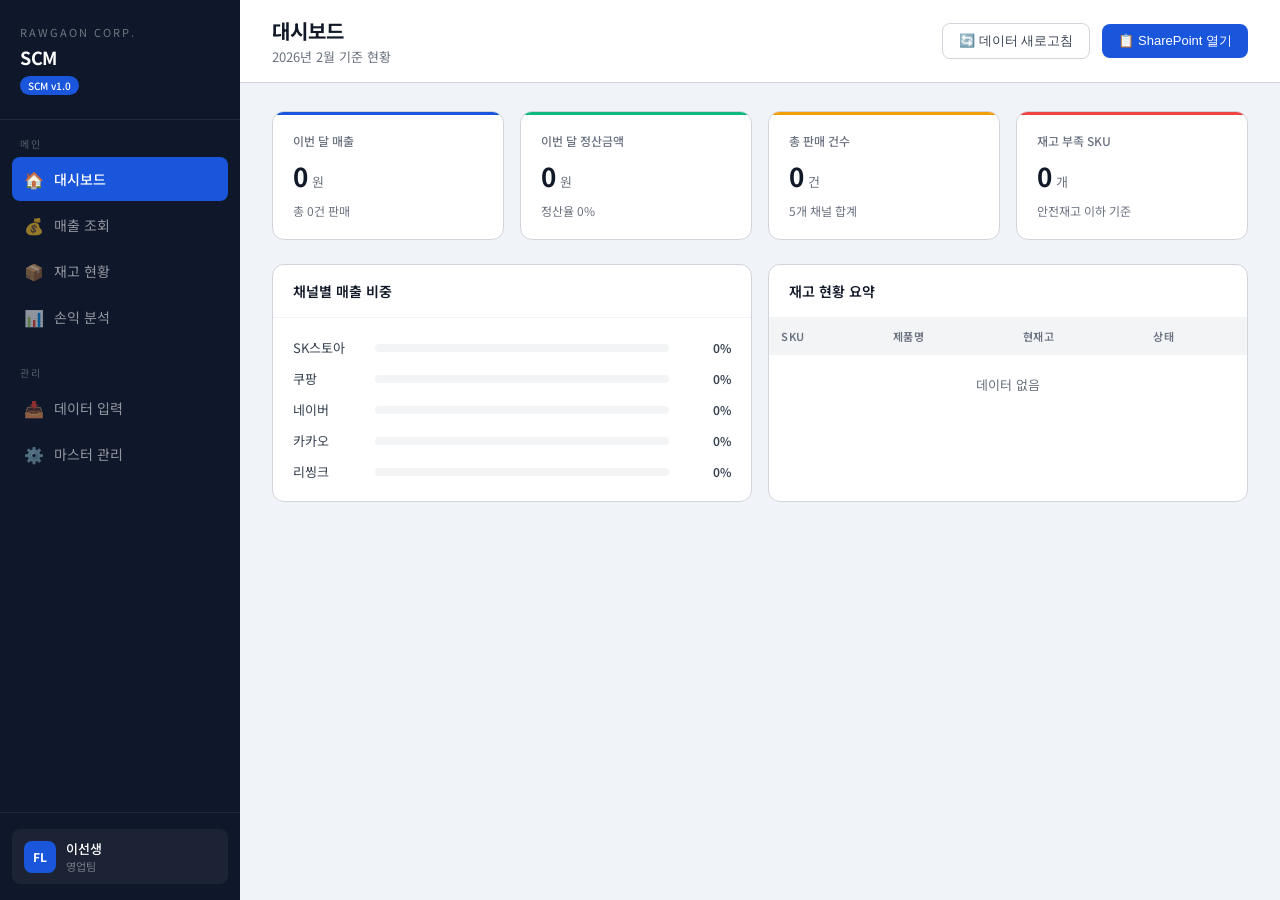
<file: 로가온_SCM_대시보드.html>
<!DOCTYPE html>
<html lang="ko">
<head>
<meta charset="UTF-8">
<meta name="viewport" content="width=device-width, initial-scale=1.0">
<title>로가온 SCM</title>
<link href="https://fonts.googleapis.com/css2?family=Noto+Sans+KR:wght@300;400;500;700&family=Inter:wght@300;400;500;600;700&display=swap" rel="stylesheet">
<style>
  :root {
    --primary: #1a56db;
    --primary-light: #e8f0fe;
    --primary-dark: #1240a8;
    --secondary: #0ea5e9;
    --success: #10b981;
    --warning: #f59e0b;
    --danger: #ef4444;
    --dark: #0f172a;
    --gray-900: #111827;
    --gray-700: #374151;
    --gray-500: #6b7280;
    --gray-300: #d1d5db;
    --gray-100: #f3f4f6;
    --white: #ffffff;
    --sidebar-width: 240px;
  }

  * { margin: 0; padding: 0; box-sizing: border-box; }

  body {
    font-family: 'Noto Sans KR', 'Inter', sans-serif;
    background: #f0f4f8;
    color: var(--gray-900);
    display: flex;
    min-height: 100vh;
  }

  /* ── 사이드바 ── */
  .sidebar {
    width: var(--sidebar-width);
    background: var(--dark);
    display: flex;
    flex-direction: column;
    position: fixed;
    top: 0; left: 0; bottom: 0;
    z-index: 100;
  }

  .sidebar-logo {
    padding: 24px 20px;
    border-bottom: 1px solid rgba(255,255,255,0.08);
  }

  .sidebar-logo .company {
    font-size: 11px;
    color: rgba(255,255,255,0.4);
    letter-spacing: 2px;
    text-transform: uppercase;
    margin-bottom: 4px;
  }

  .sidebar-logo .title {
    font-size: 18px;
    font-weight: 700;
    color: white;
    letter-spacing: -0.5px;
  }

  .sidebar-logo .badge {
    display: inline-block;
    margin-top: 6px;
    background: var(--primary);
    color: white;
    font-size: 10px;
    padding: 2px 8px;
    border-radius: 20px;
    font-weight: 500;
  }

  .nav-section {
    padding: 16px 12px 8px;
  }

  .nav-label {
    font-size: 10px;
    color: rgba(255,255,255,0.3);
    letter-spacing: 1.5px;
    text-transform: uppercase;
    padding: 0 8px;
    margin-bottom: 6px;
  }

  .nav-item {
    display: flex;
    align-items: center;
    gap: 10px;
    padding: 10px 12px;
    border-radius: 8px;
    cursor: pointer;
    color: rgba(255,255,255,0.55);
    font-size: 14px;
    font-weight: 400;
    transition: all 0.15s;
    margin-bottom: 2px;
  }

  .nav-item:hover { background: rgba(255,255,255,0.07); color: white; }
  .nav-item.active { background: var(--primary); color: white; font-weight: 500; }

  .nav-item .icon { font-size: 16px; width: 20px; text-align: center; }

  .sidebar-bottom {
    margin-top: auto;
    padding: 16px 12px;
    border-top: 1px solid rgba(255,255,255,0.08);
  }

  .user-info {
    display: flex;
    align-items: center;
    gap: 10px;
    padding: 10px 12px;
    border-radius: 8px;
    background: rgba(255,255,255,0.05);
  }

  .user-avatar {
    width: 32px; height: 32px;
    background: var(--primary);
    border-radius: 8px;
    display: flex; align-items: center; justify-content: center;
    color: white;
    font-size: 12px;
    font-weight: 700;
  }

  .user-name { font-size: 13px; color: white; font-weight: 500; }
  .user-role { font-size: 11px; color: rgba(255,255,255,0.4); }

  /* ── 메인 콘텐츠 ── */
  .main {
    margin-left: var(--sidebar-width);
    flex: 1;
    display: flex;
    flex-direction: column;
  }

  .topbar {
    background: white;
    padding: 16px 32px;
    display: flex;
    align-items: center;
    justify-content: space-between;
    border-bottom: 1px solid var(--gray-300);
    position: sticky;
    top: 0;
    z-index: 50;
  }

  .page-title { font-size: 20px; font-weight: 700; color: var(--gray-900); }
  .page-subtitle { font-size: 13px; color: var(--gray-500); margin-top: 2px; }

  .topbar-right { display: flex; align-items: center; gap: 12px; }

  .btn {
    padding: 8px 16px;
    border-radius: 8px;
    font-size: 13px;
    font-weight: 500;
    cursor: pointer;
    border: none;
    transition: all 0.15s;
  }

  .btn-primary { background: var(--primary); color: white; }
  .btn-primary:hover { background: var(--primary-dark); }
  .btn-outline { background: white; color: var(--gray-700); border: 1px solid var(--gray-300); }
  .btn-outline:hover { background: var(--gray-100); }

  .content { padding: 28px 32px; flex: 1; }

  /* ── KPI 카드 ── */
  .kpi-grid {
    display: grid;
    grid-template-columns: repeat(4, 1fr);
    gap: 16px;
    margin-bottom: 24px;
  }

  .kpi-card {
    background: white;
    border-radius: 12px;
    padding: 20px;
    border: 1px solid var(--gray-300);
    position: relative;
    overflow: hidden;
  }

  .kpi-card::before {
    content: '';
    position: absolute;
    top: 0; left: 0; right: 0;
    height: 3px;
  }

  .kpi-card.blue::before { background: var(--primary); }
  .kpi-card.green::before { background: var(--success); }
  .kpi-card.yellow::before { background: var(--warning); }
  .kpi-card.red::before { background: var(--danger); }

  .kpi-label { font-size: 12px; color: var(--gray-500); font-weight: 500; margin-bottom: 8px; }
  .kpi-value { font-size: 26px; font-weight: 700; color: var(--gray-900); letter-spacing: -0.5px; }
  .kpi-unit { font-size: 13px; font-weight: 400; color: var(--gray-500); margin-left: 4px; }

  .kpi-change {
    margin-top: 8px;
    font-size: 12px;
    display: flex;
    align-items: center;
    gap: 4px;
  }

  .kpi-change.up { color: var(--success); }
  .kpi-change.down { color: var(--danger); }
  .kpi-change.neutral { color: var(--gray-500); }

  /* ── 차트 영역 ── */
  .charts-grid {
    display: grid;
    grid-template-columns: 1fr 1fr;
    gap: 16px;
    margin-bottom: 24px;
  }

  .card {
    background: white;
    border-radius: 12px;
    border: 1px solid var(--gray-300);
    overflow: hidden;
  }

  .card-header {
    padding: 16px 20px;
    border-bottom: 1px solid var(--gray-100);
    display: flex;
    align-items: center;
    justify-content: space-between;
  }

  .card-title { font-size: 14px; font-weight: 600; color: var(--gray-900); }
  .card-body { padding: 20px; }

  /* 채널 비중 바 차트 */
  .channel-bars { display: flex; flex-direction: column; gap: 12px; }

  .channel-bar-item { display: flex; align-items: center; gap: 12px; }
  .channel-name { font-size: 13px; color: var(--gray-700); width: 70px; flex-shrink: 0; }
  .bar-track { flex: 1; height: 8px; background: var(--gray-100); border-radius: 4px; overflow: hidden; }
  .bar-fill { height: 100%; border-radius: 4px; transition: width 1s ease; }
  .bar-value { font-size: 12px; font-weight: 600; color: var(--gray-700); width: 50px; text-align: right; }

  /* 재고 현황 테이블 */
  .stock-table { width: 100%; border-collapse: collapse; }
  .stock-table th {
    font-size: 11px;
    font-weight: 600;
    color: var(--gray-500);
    text-transform: uppercase;
    letter-spacing: 0.5px;
    padding: 10px 12px;
    text-align: left;
    border-bottom: 1px solid var(--gray-100);
    background: var(--gray-100);
  }

  .stock-table td {
    padding: 12px;
    font-size: 13px;
    color: var(--gray-700);
    border-bottom: 1px solid var(--gray-100);
  }

  .stock-table tr:last-child td { border-bottom: none; }
  .stock-table tr:hover td { background: #f8fafc; }

  .status-badge {
    display: inline-block;
    padding: 3px 10px;
    border-radius: 20px;
    font-size: 11px;
    font-weight: 600;
  }

  .status-badge.good { background: #dcfce7; color: #16a34a; }
  .status-badge.warning { background: #fef9c3; color: #ca8a04; }
  .status-badge.danger { background: #fee2e2; color: #dc2626; }

  /* ── 탭 화면들 ── */
  .screen { display: none; }
  .screen.active { display: block; }

  /* 매출 조회 필터 */
  .filter-bar {
    background: white;
    border-radius: 12px;
    border: 1px solid var(--gray-300);
    padding: 16px 20px;
    margin-bottom: 20px;
    display: flex;
    gap: 12px;
    align-items: center;
    flex-wrap: wrap;
  }

  .filter-group { display: flex; flex-direction: column; gap: 4px; }
  .filter-label { font-size: 11px; color: var(--gray-500); font-weight: 500; }

  select, input[type="date"] {
    padding: 8px 12px;
    border: 1px solid var(--gray-300);
    border-radius: 8px;
    font-size: 13px;
    color: var(--gray-700);
    background: white;
    outline: none;
    font-family: inherit;
  }

  select:focus, input:focus { border-color: var(--primary); }

  /* 데이터 테이블 */
  .data-table-wrap {
    background: white;
    border-radius: 12px;
    border: 1px solid var(--gray-300);
    overflow: hidden;
  }

  .data-table { width: 100%; border-collapse: collapse; }
  .data-table th {
    font-size: 12px;
    font-weight: 600;
    color: var(--gray-500);
    padding: 12px 16px;
    text-align: left;
    background: var(--gray-100);
    border-bottom: 1px solid var(--gray-300);
  }

  .data-table td {
    padding: 12px 16px;
    font-size: 13px;
    color: var(--gray-700);
    border-bottom: 1px solid var(--gray-100);
  }

  .data-table tr:last-child td { border-bottom: none; }
  .data-table tr:hover td { background: #f8fafc; }

  .channel-tag {
    display: inline-block;
    padding: 2px 8px;
    border-radius: 4px;
    font-size: 11px;
    font-weight: 600;
  }

  .tag-sk { background: #fef3c7; color: #92400e; }
  .tag-coupang { background: #fee2e2; color: #991b1b; }
  .tag-naver { background: #dcfce7; color: #166534; }
  .tag-kakao { background: #fef9c3; color: #713f12; }
  .tag-rethink { background: #e0e7ff; color: #3730a3; }

  /* 로딩 */
  .loading {
    display: flex;
    align-items: center;
    justify-content: center;
    padding: 60px;
    color: var(--gray-500);
    font-size: 14px;
    gap: 10px;
  }

  .spinner {
    width: 20px; height: 20px;
    border: 2px solid var(--gray-300);
    border-top-color: var(--primary);
    border-radius: 50%;
    animation: spin 0.8s linear infinite;
  }

  @keyframes spin { to { transform: rotate(360deg); } }

  /* 설정 화면 */
  .settings-grid { display: grid; grid-template-columns: 1fr 1fr; gap: 20px; }
  .settings-card { background: white; border-radius: 12px; border: 1px solid var(--gray-300); padding: 20px; }
  .settings-title { font-size: 15px; font-weight: 600; margin-bottom: 16px; color: var(--gray-900); }
  .settings-row { display: flex; justify-content: space-between; align-items: center; padding: 10px 0; border-bottom: 1px solid var(--gray-100); }
  .settings-row:last-child { border-bottom: none; }
  .settings-key { font-size: 13px; color: var(--gray-700); }
  .settings-val { font-size: 13px; font-weight: 500; color: var(--gray-900); }

  /* 반응형 */
  @media (max-width: 1200px) {
    .kpi-grid { grid-template-columns: repeat(2, 1fr); }
    .charts-grid { grid-template-columns: 1fr; }
  }

  /* 알림 토스트 */
  .toast {
    position: fixed;
    bottom: 24px;
    right: 24px;
    background: var(--gray-900);
    color: white;
    padding: 12px 20px;
    border-radius: 10px;
    font-size: 13px;
    font-weight: 500;
    opacity: 0;
    transform: translateY(10px);
    transition: all 0.3s;
    z-index: 999;
  }

  .toast.show { opacity: 1; transform: translateY(0); }
</style>
</head>
<body>

<!-- ── 사이드바 ── -->
<aside class="sidebar">
  <div class="sidebar-logo">
    <div class="company">Rawgaon Corp.</div>
    <div class="title">SCM</div>
    <span class="badge">SCM v1.0</span>
  </div>

  <div class="nav-section">
    <div class="nav-label">메인</div>
    <div class="nav-item active" onclick="showScreen('dashboard', this)">
      <span class="icon">🏠</span> 대시보드
    </div>
    <div class="nav-item" onclick="showScreen('sales', this)">
      <span class="icon">💰</span> 매출 조회
    </div>
    <div class="nav-item" onclick="showScreen('stock', this)">
      <span class="icon">📦</span> 재고 현황
    </div>
    <div class="nav-item" onclick="showScreen('profit', this)">
      <span class="icon">📊</span> 손익 분석
    </div>
  </div>

  <div class="nav-section">
    <div class="nav-label">관리</div>
    <div class="nav-item" onclick="showScreen('input', this)">
      <span class="icon">📥</span> 데이터 입력
    </div>
    <div class="nav-item" onclick="showScreen('master', this)">
      <span class="icon">⚙️</span> 마스터 관리
    </div>
  </div>

  <div class="sidebar-bottom">
    <div class="user-info">
      <div class="user-avatar">FL</div>
      <div>
        <div class="user-name">이선생</div>
        <div class="user-role">영업팀</div>
      </div>
    </div>
  </div>
</aside>

<!-- ── 메인 ── -->
<div class="main">

  <!-- 상단바 -->
  <div class="topbar">
    <div>
      <div class="page-title" id="pageTitle">대시보드</div>
      <div class="page-subtitle" id="pageSubtitle">2026년 2월 기준 현황</div>
    </div>
    <div class="topbar-right">
      <button class="btn btn-outline" onclick="loadData()">🔄 데이터 새로고침</button>
      <button class="btn btn-primary" onclick="goToSharePoint()">📋 SharePoint 열기</button>
    </div>
  </div>

  <!-- 콘텐츠 -->
  <div class="content">

    <!-- ══ 대시보드 ══ -->
    <div id="screen-dashboard" class="screen active">
      <div class="kpi-grid">
        <div class="kpi-card blue">
          <div class="kpi-label">이번 달 매출</div>
          <div class="kpi-value" id="kpi-sales">-<span class="kpi-unit">원</span></div>
          <div class="kpi-change neutral" id="kpi-sales-change">데이터 로딩 중...</div>
        </div>
        <div class="kpi-card green">
          <div class="kpi-label">이번 달 정산금액</div>
          <div class="kpi-value" id="kpi-settlement">-<span class="kpi-unit">원</span></div>
          <div class="kpi-change neutral" id="kpi-settlement-change">데이터 로딩 중...</div>
        </div>
        <div class="kpi-card yellow">
          <div class="kpi-label">총 판매 건수</div>
          <div class="kpi-value" id="kpi-orders">-<span class="kpi-unit">건</span></div>
          <div class="kpi-change neutral" id="kpi-orders-change">데이터 로딩 중...</div>
        </div>
        <div class="kpi-card red">
          <div class="kpi-label">재고 부족 SKU</div>
          <div class="kpi-value" id="kpi-lowstock">-<span class="kpi-unit">개</span></div>
          <div class="kpi-change neutral">안전재고 이하 기준</div>
        </div>
      </div>

      <div class="charts-grid">
        <div class="card">
          <div class="card-header">
            <div class="card-title">채널별 매출 비중</div>
          </div>
          <div class="card-body">
            <div class="channel-bars" id="channelBars">
              <div class="loading"><div class="spinner"></div> 데이터 로딩 중...</div>
            </div>
          </div>
        </div>

        <div class="card">
          <div class="card-header">
            <div class="card-title">재고 현황 요약</div>
          </div>
          <div class="card-body" style="padding:0;">
            <table class="stock-table">
              <thead>
                <tr>
                  <th>SKU</th>
                  <th>제품명</th>
                  <th>현재고</th>
                  <th>상태</th>
                </tr>
              </thead>
              <tbody id="stockSummary">
                <tr><td colspan="4"><div class="loading"><div class="spinner"></div> 로딩 중...</div></td></tr>
              </tbody>
            </table>
          </div>
        </div>
      </div>
    </div>

    <!-- ══ 매출 조회 ══ -->
    <div id="screen-sales" class="screen">
      <div class="filter-bar">
        <div class="filter-group">
          <div class="filter-label">시작일</div>
          <input type="date" id="filterDateFrom" value="2026-01-01">
        </div>
        <div class="filter-group">
          <div class="filter-label">종료일</div>
          <input type="date" id="filterDateTo" value="2026-02-28">
        </div>
        <div class="filter-group">
          <div class="filter-label">판매채널</div>
          <select id="filterChannel">
            <option value="">전체</option>
            <option>SK스토아</option>
            <option>쿠팡</option>
            <option>네이버</option>
            <option>카카오</option>
            <option>리씽크</option>
          </select>
        </div>
        <div style="margin-top:16px;">
          <button class="btn btn-primary" onclick="loadSalesData()">🔍 조회</button>
        </div>
      </div>

      <div class="data-table-wrap">
        <table class="data-table">
          <thead>
            <tr>
              <th>주문번호</th>
              <th>판매채널</th>
              <th>주문일</th>
              <th>자사SKU</th>
              <th>판매수량</th>
              <th>총판매가</th>
              <th>실정산금액</th>
              <th>공헌이익</th>
            </tr>
          </thead>
          <tbody id="salesTableBody">
            <tr><td colspan="8"><div class="loading"><div class="spinner"></div> 조회 버튼을 눌러주세요</div></td></tr>
          </tbody>
        </table>
      </div>
    </div>

    <!-- ══ 재고 현황 ══ -->
    <div id="screen-stock" class="screen">
      <div class="data-table-wrap">
        <table class="data-table">
          <thead>
            <tr>
              <th>자사SKU</th>
              <th>제품명</th>
              <th>카테고리</th>
              <th>기초재고</th>
              <th>안전재고</th>
              <th>매입원가</th>
              <th>보관온도</th>
              <th>상태</th>
            </tr>
          </thead>
          <tbody id="stockTableBody">
            <tr><td colspan="8"><div class="loading"><div class="spinner"></div> 로딩 중...</div></td></tr>
          </tbody>
        </table>
      </div>
    </div>

    <!-- ══ 손익 분석 ══ -->
    <div id="screen-profit" class="screen">
      <div class="kpi-grid">
        <div class="kpi-card blue">
          <div class="kpi-label">총 정산금액</div>
          <div class="kpi-value" id="profit-settlement">-</div>
        </div>
        <div class="kpi-card green">
          <div class="kpi-label">총 원가</div>
          <div class="kpi-value" id="profit-cost">-</div>
        </div>
        <div class="kpi-card yellow">
          <div class="kpi-label">총 공헌이익</div>
          <div class="kpi-value" id="profit-margin">-</div>
        </div>
        <div class="kpi-card red">
          <div class="kpi-label">공헌이익률</div>
          <div class="kpi-value" id="profit-rate">-%</div>
        </div>
      </div>

      <div class="card">
        <div class="card-header">
          <div class="card-title">채널별 손익 분석</div>
        </div>
        <div class="card-body" style="padding:0;">
          <table class="data-table">
            <thead>
              <tr>
                <th>채널</th>
                <th>판매건수</th>
                <th>총판매가</th>
                <th>정산금액</th>
                <th>총원가</th>
                <th>공헌이익</th>
                <th>이익률</th>
              </tr>
            </thead>
            <tbody id="profitTableBody">
              <tr><td colspan="7"><div class="loading"><div class="spinner"></div> 로딩 중...</div></td></tr>
            </tbody>
          </table>
        </div>
      </div>
    </div>

    <!-- ══ 데이터 입력 ══ -->
    <div id="screen-input" class="screen">
      <div class="card" style="max-width:600px;">
        <div class="card-header">
          <div class="card-title">📥 판매데이터 입력 안내</div>
        </div>
        <div class="card-body">
          <p style="font-size:14px; color:var(--gray-700); line-height:1.8; margin-bottom:20px;">
            채널에서 받은 엑셀 파일을 <strong>SharePoint 판매데이터 List</strong>에 직접 붙여넣기 할 수 있어요.
          </p>

          <div style="display:flex; flex-direction:column; gap:12px;">
            <button class="btn btn-primary" onclick="window.open('https://rawgaoncorp1.sharepoint.com/sites/RAWGAONSCM/Lists/판매데이터/AllItems.aspx')">
              📋 판매데이터 List 열기
            </button>
            <button class="btn btn-outline" onclick="window.open('https://rawgaoncorp1.sharepoint.com/sites/RAWGAONSCM/Lists/입출고이력/AllItems.aspx')">
              📦 입출고이력 List 열기
            </button>
            <button class="btn btn-outline" onclick="window.open('https://rawgaoncorp1.sharepoint.com/sites/RAWGAONSCM/Lists/제품마스터/AllItems.aspx')">
              🗂️ 제품마스터 List 열기
            </button>
          </div>

          <div style="margin-top:20px; padding:16px; background:var(--primary-light); border-radius:8px; font-size:13px; color:var(--primary-dark); line-height:1.7;">
            💡 <strong>붙여넣기 방법:</strong><br>
            List 열기 → 상단 "그리드 뷰에서 편집" 클릭 → 엑셀에서 복사 → 붙여넣기!
          </div>
        </div>
      </div>
    </div>

    <!-- ══ 마스터 관리 ══ -->
    <div id="screen-master" class="screen">
      <div class="settings-grid">
        <div class="settings-card">
          <div class="settings-title">📋 SharePoint Lists 바로가기</div>
          <div style="display:flex; flex-direction:column; gap:8px;">
            <button class="btn btn-outline" onclick="window.open('https://rawgaoncorp1.sharepoint.com/sites/RAWGAONSCM/Lists/제품마스터/AllItems.aspx')">🗂️ 제품마스터</button>
            <button class="btn btn-outline" onclick="window.open('https://rawgaoncorp1.sharepoint.com/sites/RAWGAONSCM/Lists/채널매핑/AllItems.aspx')">🔗 채널매핑</button>
            <button class="btn btn-outline" onclick="window.open('https://rawgaoncorp1.sharepoint.com/sites/RAWGAONSCM/Lists/물류비용/AllItems.aspx')">💰 물류비용</button>
          </div>
        </div>

        <div class="settings-card">
          <div class="settings-title">⚙️ 시스템 정보</div>
          <div class="settings-row">
            <span class="settings-key">사이트</span>
            <span class="settings-val">RAWGAONSCM</span>
          </div>
          <div class="settings-row">
            <span class="settings-key">버전</span>
            <span class="settings-val">v1.0 (2026.02)</span>
          </div>
          <div class="settings-row">
            <span class="settings-key">채널 수</span>
            <span class="settings-val">5개</span>
          </div>
          <div class="settings-row">
            <span class="settings-key">팀원 수</span>
            <span class="settings-val">6명</span>
          </div>
        </div>
      </div>
    </div>

  </div>
</div>

<div class="toast" id="toast"></div>

<script>
// ── SharePoint 연결 설정 ──
const SP_SITE = "https://rawgaoncorp1.sharepoint.com/sites/RAWGAONSCM";
const HEADERS = { "Accept": "application/json;odata=verbose" };

// ── 화면 전환 ──
const pageTitles = {
  dashboard: ['대시보드', '2026년 2월 기준 현황'],
  sales: ['매출 조회', '채널별 판매 데이터'],
  stock: ['재고 현황', 'SKU별 재고 및 안전재고'],
  profit: ['손익 분석', '채널별 공헌이익 분석'],
  input: ['데이터 입력', 'SharePoint List 직접 입력'],
  master: ['마스터 관리', '제품/채널/물류 기준 정보'],
};

function showScreen(name, navEl) {
  document.querySelectorAll('.screen').forEach(s => s.classList.remove('active'));
  document.querySelectorAll('.nav-item').forEach(n => n.classList.remove('active'));
  document.getElementById('screen-' + name).classList.add('active');
  navEl.classList.add('active');
  document.getElementById('pageTitle').textContent = pageTitles[name][0];
  document.getElementById('pageSubtitle').textContent = pageTitles[name][1];

  if (name === 'stock') loadStockTable();
  if (name === 'profit') loadProfitData();
}

function goToSharePoint() {
  window.open(SP_SITE, '_blank');
}

function showToast(msg) {
  const t = document.getElementById('toast');
  t.textContent = msg;
  t.classList.add('show');
  setTimeout(() => t.classList.remove('show'), 3000);
}

// ── 숫자 포맷 ──
function fmt(num) {
  if (!num) return '0';
  return Math.round(num).toLocaleString('ko-KR');
}

// ── SharePoint REST API 호출 ──
async function spFetch(listName, select = '', filter = '') {
  let url = `${SP_SITE}/_api/web/lists/getbytitle('${encodeURIComponent(listName)}')/items?$top=500`;
  if (select) url += `&$select=${select}`;
  if (filter) url += `&$filter=${filter}`;
  try {
    const res = await fetch(url, { headers: HEADERS, credentials: 'include' });
    if (!res.ok) throw new Error('API 오류');
    const data = await res.json();
    return data.d.results || [];
  } catch (e) {
    console.error(listName, e);
    return [];
  }
}

// ── 대시보드 데이터 로드 ──
async function loadData() {
  showToast('🔄 데이터 새로고침 중...');

  const [salesData, productData] = await Promise.all([
    spFetch('판매데이터', '판매채널,총판매가,실정산금액,총원가,판매수량,주문일'),
    spFetch('제품마스터', 'Title,제품명,기초재고,안전재고,카테고리')
  ]);

  // KPI 계산
  const totalSales = salesData.reduce((s, r) => s + (r['총판매가'] || 0), 0);
  const totalSettlement = salesData.reduce((s, r) => s + (r['실정산금액'] || 0), 0);
  const totalOrders = salesData.length;

  document.getElementById('kpi-sales').innerHTML = `${fmt(totalSales)}<span class="kpi-unit">원</span>`;
  document.getElementById('kpi-settlement').innerHTML = `${fmt(totalSettlement)}<span class="kpi-unit">원</span>`;
  document.getElementById('kpi-orders').innerHTML = `${totalOrders}<span class="kpi-unit">건</span>`;
  document.getElementById('kpi-sales-change').textContent = `총 ${salesData.length}건 판매`;
  document.getElementById('kpi-settlement-change').textContent = `정산율 ${totalSales > 0 ? Math.round(totalSettlement/totalSales*100) : 0}%`;
  document.getElementById('kpi-orders-change').textContent = `5개 채널 합계`;

  // 채널별 비중
  const channels = ['SK스토아','쿠팡','네이버','카카오','리씽크'];
  const colors = ['#f59e0b','#ef4444','#10b981','#fbbf24','#6366f1'];
  const channelSales = {};
  channels.forEach(c => channelSales[c] = 0);
  salesData.forEach(r => {
    if (channelSales[r['판매채널']] !== undefined)
      channelSales[r['판매채널']] += (r['총판매가'] || 0);
  });

  const maxVal = Math.max(...Object.values(channelSales), 1);
  const barsHtml = channels.map((c, i) => {
    const pct = Math.round(channelSales[c] / (totalSales || 1) * 100);
    const width = Math.round(channelSales[c] / maxVal * 100);
    return `
      <div class="channel-bar-item">
        <div class="channel-name">${c}</div>
        <div class="bar-track">
          <div class="bar-fill" style="width:${width}%;background:${colors[i]};"></div>
        </div>
        <div class="bar-value">${pct}%</div>
      </div>`;
  }).join('');
  document.getElementById('channelBars').innerHTML = barsHtml || '<div style="color:var(--gray-500);font-size:13px;">판매 데이터가 없습니다.</div>';

  // 재고 요약
  const lowStockCount = productData.filter(p => (p['기초재고'] || 0) < (p['안전재고'] || 0)).length;
  document.getElementById('kpi-lowstock').innerHTML = `${lowStockCount}<span class="kpi-unit">개</span>`;

  const stockHtml = productData.map(p => {
    const stock = p['기초재고'] || 0;
    const safe = p['안전재고'] || 0;
    const ratio = safe > 0 ? stock / safe : 1;
    const status = ratio >= 2 ? '<span class="status-badge good">정상</span>'
                 : ratio >= 1 ? '<span class="status-badge warning">주의</span>'
                 : '<span class="status-badge danger">부족</span>';
    return `<tr>
      <td><strong>${p['Title']}</strong></td>
      <td>${p['제품명'] || '-'}</td>
      <td>${fmt(stock)}</td>
      <td>${status}</td>
    </tr>`;
  }).join('') || '<tr><td colspan="4" style="text-align:center;padding:20px;color:var(--gray-500);">데이터 없음</td></tr>';

  document.getElementById('stockSummary').innerHTML = stockHtml;
  showToast('✅ 데이터 업데이트 완료!');
}

// ── 매출 조회 ──
async function loadSalesData() {
  document.getElementById('salesTableBody').innerHTML = '<tr><td colspan="8"><div class="loading"><div class="spinner"></div> 조회 중...</div></td></tr>';

  const from = document.getElementById('filterDateFrom').value;
  const to = document.getElementById('filterDateTo').value;
  const ch = document.getElementById('filterChannel').value;

  let filter = '';
  if (from) filter += `주문일 ge datetime'${from}T00:00:00Z'`;
  if (to) filter += (filter ? ' and ' : '') + `주문일 le datetime'${to}T23:59:59Z'`;
  if (ch) filter += (filter ? ' and ' : '') + `판매채널 eq '${ch}'`;

  const data = await spFetch('판매데이터', 'Title,판매채널,주문일,자사SKU,판매수량,총판매가,실정산금액,총원가', filter);

  const tagMap = { 'SK스토아':'tag-sk', '쿠팡':'tag-coupang', '네이버':'tag-naver', '카카오':'tag-kakao', '리씽크':'tag-rethink' };

  const html = data.map(r => {
    const profit = (r['실정산금액'] || 0) - (r['총원가'] || 0);
    const date = r['주문일'] ? r['주문일'].substring(0,10) : '-';
    return `<tr>
      <td>${r['Title'] || '-'}</td>
      <td><span class="channel-tag ${tagMap[r['판매채널']] || ''}">${r['판매채널'] || '-'}</span></td>
      <td>${date}</td>
      <td>${r['자사SKU'] || '-'}</td>
      <td>${fmt(r['판매수량'])}</td>
      <td>${fmt(r['총판매가'])}원</td>
      <td>${fmt(r['실정산금액'])}원</td>
      <td style="color:${profit >= 0 ? 'var(--success)' : 'var(--danger)'}">${fmt(profit)}원</td>
    </tr>`;
  }).join('') || '<tr><td colspan="8" style="text-align:center;padding:30px;color:var(--gray-500);">조회된 데이터가 없습니다.</td></tr>';

  document.getElementById('salesTableBody').innerHTML = html;
}

// ── 재고 테이블 ──
async function loadStockTable() {
  const data = await spFetch('제품마스터', 'Title,제품명,카테고리,기초재고,안전재고,매입원가,보관온도');
  const html = data.map(p => {
    const stock = p['기초재고'] || 0;
    const safe = p['안전재고'] || 0;
    const ratio = safe > 0 ? stock / safe : 1;
    const status = ratio >= 2 ? '<span class="status-badge good">정상</span>'
                 : ratio >= 1 ? '<span class="status-badge warning">주의</span>'
                 : '<span class="status-badge danger">부족</span>';
    return `<tr>
      <td><strong>${p['Title']}</strong></td>
      <td>${p['제품명'] || '-'}</td>
      <td>${p['카테고리'] || '-'}</td>
      <td>${fmt(stock)}</td>
      <td>${fmt(safe)}</td>
      <td>${fmt(p['매입원가'])}원</td>
      <td>${p['보관온도'] || '-'}</td>
      <td>${status}</td>
    </tr>`;
  }).join('') || '<tr><td colspan="8" style="text-align:center;padding:30px;color:var(--gray-500);">데이터 없음</td></tr>';
  document.getElementById('stockTableBody').innerHTML = html;
}

// ── 손익 분석 ──
async function loadProfitData() {
  const data = await spFetch('판매데이터', '판매채널,총판매가,실정산금액,총원가,판매수량');
  const channels = ['SK스토아','쿠팡','네이버','카카오','리씽크'];
  const stats = {};
  channels.forEach(c => stats[c] = { count:0, sales:0, settlement:0, cost:0 });

  data.forEach(r => {
    const c = r['판매채널'];
    if (stats[c]) {
      stats[c].count++;
      stats[c].sales += r['총판매가'] || 0;
      stats[c].settlement += r['실정산금액'] || 0;
      stats[c].cost += r['총원가'] || 0;
    }
  });

  const totalSettlement = Object.values(stats).reduce((s, v) => s + v.settlement, 0);
  const totalCost = Object.values(stats).reduce((s, v) => s + v.cost, 0);
  const totalMargin = totalSettlement - totalCost;
  const rate = totalSettlement > 0 ? Math.round(totalMargin / totalSettlement * 100) : 0;

  document.getElementById('profit-settlement').innerHTML = `${fmt(totalSettlement)}<span class="kpi-unit">원</span>`;
  document.getElementById('profit-cost').innerHTML = `${fmt(totalCost)}<span class="kpi-unit">원</span>`;
  document.getElementById('profit-margin').innerHTML = `${fmt(totalMargin)}<span class="kpi-unit">원</span>`;
  document.getElementById('profit-rate').textContent = `${rate}%`;

  const tagMap = { 'SK스토아':'tag-sk', '쿠팡':'tag-coupang', '네이버':'tag-naver', '카카오':'tag-kakao', '리씽크':'tag-rethink' };
  const html = channels.map(c => {
    const s = stats[c];
    const margin = s.settlement - s.cost;
    const marginRate = s.settlement > 0 ? Math.round(margin / s.settlement * 100) : 0;
    return `<tr>
      <td><span class="channel-tag ${tagMap[c]}">${c}</span></td>
      <td>${s.count}건</td>
      <td>${fmt(s.sales)}원</td>
      <td>${fmt(s.settlement)}원</td>
      <td>${fmt(s.cost)}원</td>
      <td style="color:${margin >= 0 ? 'var(--success)' : 'var(--danger)'};font-weight:600;">${fmt(margin)}원</td>
      <td>${marginRate}%</td>
    </tr>`;
  }).join('');
  document.getElementById('profitTableBody').innerHTML = html;
}

// ── 초기 로드 ──
loadData();
</script>
</body>
</html>
</file>
